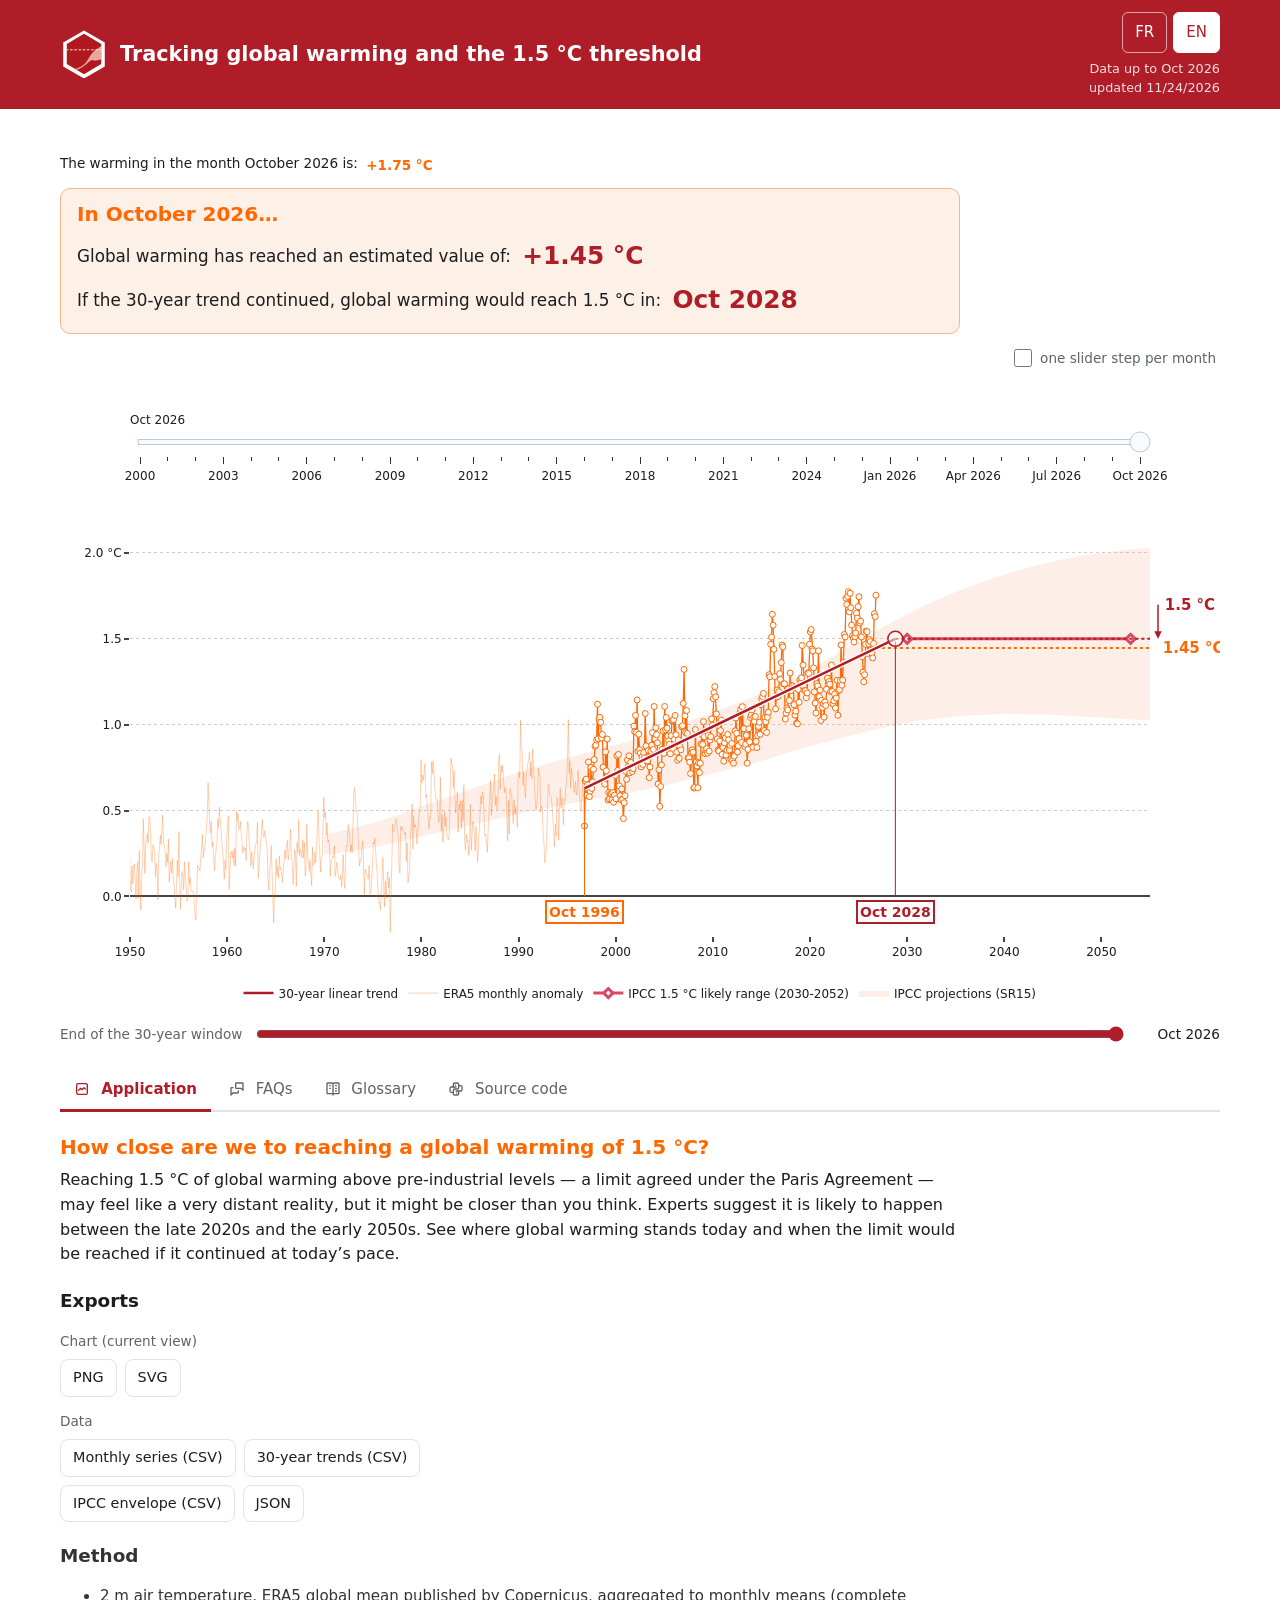
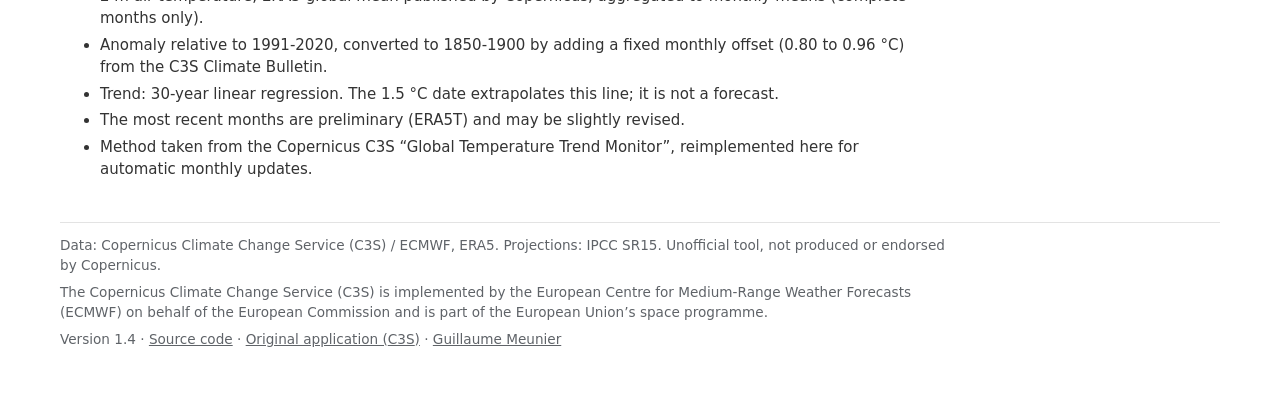
<file: index.html>
<!DOCTYPE html>
<html lang="fr">
<head>
<meta charset="utf-8">
<meta name="viewport" content="width=device-width, initial-scale=1">
<meta name="theme-color" content="#af1d29">
<meta name="color-scheme" content="light">
<!-- 'unsafe-inline' pour les styles seulement : Plotly injecte ses propres styles -->
<meta http-equiv="Content-Security-Policy" content="default-src 'self'; script-src 'self'; style-src 'self' 'unsafe-inline'; img-src 'self' data: blob:; connect-src 'self'; object-src 'none'; base-uri 'none'; form-action 'none'">
<title>Suivi du réchauffement mondial · seuil de 1,5 °C</title>
<meta name="description" content="Suivi mensuel du réchauffement mondial (ERA5, Copernicus) et estimation de la date d'atteinte de +1,5 °C par extrapolation de la tendance sur 30 ans.">
<link rel="icon" type="image/svg+xml" href="favicon.svg">
<link rel="stylesheet" href="style.css">
<script src="vendor/plotly-basic.min.js" defer></script>
</head>
<body>
<a class="skip" href="#main" data-i18n="skip">Aller au contenu</a>
<header class="topbar">
  <div class="topbar-inner">
    <div class="brand">
      <span class="logo"><img src="favicon.svg" alt="" width="42" height="42"></span>
      <h1 data-i18n="title">Suivi du réchauffement mondial et du seuil de 1,5&nbsp;°C</h1>
    </div>
    <div class="head-right">
      <div class="lang">
        <button type="button" data-lang="fr" lang="fr" aria-label="Français" aria-pressed="true">FR</button>
        <button type="button" data-lang="en" lang="en" aria-label="English" aria-pressed="false">EN</button>
      </div>
      <p class="sub" id="updated" aria-live="polite"></p>
    </div>
  </div>
</header>
<main id="main" tabindex="-1">
  <noscript><p class="load-error">Cette page nécessite JavaScript. / This page requires JavaScript.</p></noscript>
  <section class="synthese" id="synthese" aria-live="polite"></section>

  <div class="opts">
    <label><input type="checkbox" id="all-months"> <span data-i18n="allMonths">un pas par mois sur le curseur</span></label>
  </div>
  <div id="chart" role="img" data-i18n-label="chartLabel" aria-describedby="synthese"></div>
  <div class="stepper" id="stepper" hidden>
    <label for="step-range" data-i18n="sliderLabel">Fin de la fenêtre de 30 ans</label>
    <input type="range" id="step-range" min="0" max="0" step="1" value="0">
    <output for="step-range" id="step-out"></output>
  </div>

  <div class="tabs" role="tablist" id="tabs" data-i18n-label="tabsLabel">
    <button type="button" role="tab" id="tab-apropos" aria-controls="panel-apropos" data-tab="apropos" aria-selected="true">
      <svg viewBox="0 0 24 24" fill="none" stroke="currentColor" stroke-width="2" stroke-linecap="round" stroke-linejoin="round" aria-hidden="true"><path d="M4 18V6a2 2 0 0 1 2-2h12a2 2 0 0 1 2 2v12a2 2 0 0 1-2 2H6a2 2 0 0 1-2-2"/><path d="m7 14 3-3 2 2 3-3 2 2"/></svg>
      <span data-i18n="tabAbout">Application</span>
    </button>
    <button type="button" role="tab" id="tab-faq" aria-controls="panel-faq" data-tab="faq" aria-selected="false">
      <svg viewBox="0 0 24 24" fill="none" stroke="currentColor" stroke-width="2" stroke-linecap="round" stroke-linejoin="round" aria-hidden="true"><path d="m21 14-3-3h-7a1 1 0 0 1-1-1V4a1 1 0 0 1 1-1h9a1 1 0 0 1 1 1zM14 15v2a1 1 0 0 1-1 1H6l-3 3V11a1 1 0 0 1 1-1h2"/></svg>
      <span data-i18n="tabFaq">FAQ</span>
    </button>
    <button type="button" role="tab" id="tab-glossaire" aria-controls="panel-glossaire" data-tab="glossaire" aria-selected="false">
      <svg viewBox="0 0 24 24" fill="none" stroke="currentColor" stroke-width="2" stroke-linecap="round" stroke-linejoin="round" aria-hidden="true"><path d="M10 19H4a1 1 0 0 1-1-1V4a1 1 0 0 1 1-1h6a2 2 0 0 1 2 2 2 2 0 0 1 2-2h6a1 1 0 0 1 1 1v14a1 1 0 0 1-1 1h-6a2 2 0 0 0-2 2 2 2 0 0 0-2-2M12 5v16M7 7h1M7 11h1M16 7h1M16 11h1M16 15h1"/></svg>
      <span data-i18n="tabGlossary">Glossaire</span>
    </button>
    <button type="button" role="tab" id="tab-source" aria-controls="panel-source" data-tab="source" aria-selected="false">
      <svg viewBox="0 0 24 24" fill="none" stroke="currentColor" stroke-width="2" stroke-linecap="round" stroke-linejoin="round" aria-hidden="true"><path d="M12 9H5a2 2 0 0 0-2 2v4a2 2 0 0 0 2 2h3M12 15h7a2 2 0 0 0 2-2V9a2 2 0 0 0-2-2h-3"/><path d="M8 9V5a2 2 0 0 1 2-2h4a2 2 0 0 1 2 2v5a2 2 0 0 1-2 2h-4a2 2 0 0 0-2 2v5a2 2 0 0 0 2 2h4a2 2 0 0 0 2-2v-4M11 6v.01M13 18v.01"/></svg>
      <span data-i18n="tabSource">Code source</span>
    </button>
  </div>

  <div class="tabpanel" id="panel-apropos" role="tabpanel" aria-labelledby="tab-apropos">
    <section class="intro">
      <h2 data-i18n="introTitle"></h2>
      <p data-i18n="introText"></p>
    </section>

    <section>
      <h2 data-i18n="exportsTitle"></h2>
      <div class="exports" id="exports">
        <div class="xgroup" role="group" aria-labelledby="g-chart">
          <span class="group" id="g-chart" data-i18n="exportsChart"></span>
          <button type="button" data-export="png" data-i18n-label="pngLabel">PNG</button>
          <button type="button" data-export="svg" data-i18n-label="svgLabel">SVG</button>
        </div>
        <div class="xgroup" role="group" aria-labelledby="g-data">
          <span class="group" id="g-data" data-i18n="exportsData"></span>
          <a href="data/era5_global_monthly.csv" download data-i18n="csvMonthly"></a>
          <a href="data/trends.csv" download data-i18n="csvTrends"></a>
          <a href="data/ipcc_sr15.csv" download data-i18n="csvIpcc"></a>
          <a href="data/series.json" download data-i18n-label="jsonLabel">JSON</a>
        </div>
      </div>
    </section>

    <section class="method">
      <h2 data-i18n="methodTitle"></h2>
      <ul id="method"></ul>
    </section>
  </div>

  <div class="tabpanel" id="panel-faq" role="tabpanel" aria-labelledby="tab-faq" hidden>
    <ul class="faq" id="faq-list"></ul>
  </div>

  <div class="tabpanel" id="panel-glossaire" role="tabpanel" aria-labelledby="tab-glossaire" hidden>
    <div class="glossary">
      <div class="gnav" role="group" data-i18n-label="glossaryLabel"><ul id="glossary-list"></ul></div>
      <div class="def"><div id="glossary-def" aria-live="polite"></div></div>
    </div>
  </div>

  <div class="tabpanel" id="panel-source" role="tabpanel" aria-labelledby="tab-source" hidden>
    <div id="source-content" class="intro"></div>
  </div>

</main>
<footer id="footer"></footer>

<script src="app.js" defer></script>
</body>
</html>
</file>
<file: style.css>
:root {
  --fg: #1d1d1f; --muted: #5f6368; --line: #e3e3e3; --bg: #fff; --card: #f7f6f4;
  --accent: #af1d29; --orange: #ff6800;
  color-scheme: light;
}
* { box-sizing: border-box; }
body { margin: 0; font: .9375rem/1.5 system-ui, -apple-system, "Segoe UI", Roboto, sans-serif;
       color: var(--fg); background: var(--bg); }
main { max-width: 1200px; margin: 0 auto; padding: 24px 20px 8px; }
section { margin-top: 20px; }
h1 { font-size: 1.6rem; margin: 0 0 4px; }
h2 { font-size: 1.15rem; margin: 0 0 10px; }
h1, h2, h3 { text-wrap: balance; }
/* Interactions : tactile, focus clavier, lien d'évitement */
button, a, summary, label { touch-action: manipulation; -webkit-tap-highlight-color: rgba(175, 29, 41, .15); }
:focus-visible { outline: 2px solid var(--accent); outline-offset: 2px; }
.topbar :focus-visible { outline-color: #fff; }
.skip { position: absolute; left: 8px; top: -64px; z-index: 10; background: #fff; color: var(--accent);
        padding: 8px 12px; border-radius: 6px; }
.skip:focus { top: 8px; }
.sub { color: var(--muted); margin: 0; }

/* Bandeau */
.topbar { background: var(--accent); color: #fff; }
.topbar-inner { max-width: 1200px; margin: 0 auto; padding: 12px 20px; display: flex; justify-content: space-between; align-items: center; gap: 16px; }
.brand { display: flex; align-items: center; gap: 12px; min-width: 0; }
.brand img { width: 42px; height: 42px; flex: none; }
.brand .logo { width: 48px; height: 48px; flex: none; background: #fff;
               clip-path: polygon(50% 0%, 93.3% 25%, 93.3% 75%, 50% 100%, 6.7% 75%, 6.7% 25%);
               display: grid; place-items: center; }
.head-right { text-align: right; display: flex; flex-direction: column; align-items: flex-end; gap: 6px; }
.topbar h1 { font-size: 1.3rem; margin: 0; color: #fff; }
.topbar #updated { color: rgba(255, 255, 255, .85); font-size: .8rem; }
.lang { display: flex; gap: 6px; }
.lang button { border: 1px solid var(--line); background: #fff; padding: 8px 12px;
               cursor: pointer; font: inherit; border-radius: 6px; }
.lang button[aria-pressed="true"] { background: var(--fg); color: #fff; }
.topbar .lang button { background: transparent; color: #fff; border-color: rgba(255, 255, 255, .6); }
.topbar .lang button[aria-pressed="true"] { background: #fff; color: var(--accent); border-color: #fff; }
.topbar .lang button:hover:not([aria-pressed="true"]) { background: rgba(255, 255, 255, .18); border-color: #fff; }

/* Synthèse et graphique */
.synthese { margin: 20px 0 4px; max-width: 900px; }
.synthese .quand { color: var(--orange); font-size: 1.25rem; margin: 0 0 8px; }
.synthese p { margin: 7px 0; font-size: 1.05rem; }
.synthese p.p1 { font-size: .85rem; margin: 4px 0 12px; }
.synthese p.p1 strong.v { font-size: inherit; margin-left: 4px; }
.synthese strong.v { font-size: 1.55rem; font-weight: 700; margin-left: 6px; vertical-align: -0.15rem;
                     font-variant-numeric: tabular-nums; }
.encart { border: 1px solid #f3b98d; border-radius: 10px; background: #fdf0e7;
          padding: 10px 16px 8px; }
.v-orange { color: var(--orange); }
.v-red { color: var(--accent); }
.prelim { color: var(--muted); font-size: .8rem; font-weight: 400; }
.opts { display: flex; align-items: center; justify-content: flex-end; margin: 0 0 2px;
        color: var(--muted); font-size: .85rem; }
.opts label { display: inline-flex; align-items: center; gap: 8px; min-height: 40px; padding: 0 4px; cursor: pointer; }
.opts input[type=checkbox] { accent-color: var(--accent); width: 18px; height: 18px; margin: 0; }
#chart { width: 100%; height: 640px; }
.load-error { color: var(--accent); font-weight: 600; }
.loading, .empty { color: var(--muted); }
#retry { border: 1px solid var(--line); background: #fff; color: var(--fg); padding: 7px 12px;
         border-radius: 8px; cursor: pointer; font: inherit; }
#retry:hover { border-color: var(--fg); }
/* Curseur natif (alternative clavier au curseur Plotly) */
.stepper { display: flex; flex-wrap: wrap; align-items: center; gap: 4px 12px; margin: 4px 0 0;
           color: var(--muted); font-size: .85rem; }
.stepper[hidden] { display: none; }
.stepper input[type=range] { flex: 1 1 200px; min-width: 0; accent-color: var(--accent); }
.stepper output { min-width: 6em; text-align: right; color: var(--fg); font-variant-numeric: tabular-nums; }

/* Onglets */
.tabs { display: flex; gap: 4px; border-bottom: 2px solid var(--line); margin: 26px 0 20px; }
.tabs button { border: none; background: none; padding: 8px 14px; font: inherit; cursor: pointer;
               color: var(--muted); border-radius: 6px 6px 0 0; border-bottom: 3px solid transparent; margin-bottom: -2px; }
.tabs button[aria-selected="true"] { color: var(--accent); border-bottom-color: var(--accent); font-weight: 600; }
.tabs button:hover { color: var(--accent); }
.tabs button svg { width: 1rem; height: 1rem; vertical-align: -0.15rem; margin-right: 6px; }
.tabpanel[hidden] { display: none; }
.tabpanel { overflow-wrap: break-word; }
.tabpanel a { color: var(--accent); }
.intro { max-width: 900px; }
.intro h2 { color: var(--orange); font-size: 1.25rem; margin: 0 0 6px; }
.intro p { margin: 0; font-size: 1rem; line-height: 1.55; }

/* Glossaire */
.glossary { display: flex; gap: 24px; flex-wrap: wrap; }
.glossary .gnav { width: 260px; }
.glossary .gnav button { display: block; width: 100%; text-align: left; border: none; background: none;
               padding: 8px; font: inherit; cursor: pointer; border-radius: 6px; color: var(--fg); }
.glossary .gnav button[aria-current="true"] { background: #fdf0e7; color: var(--orange); font-weight: 600; }
.glossary .gnav button:hover:not([aria-current="true"]) { background: #f3f1ee; }
.glossary .def { flex: 1; min-width: 280px; }

/* FAQ */
.faq { list-style: none; padding: 0; max-width: 900px; }
.faq li { margin-bottom: 16px; }
.faq summary { display: flex; align-items: flex-start; gap: 10px; cursor: pointer; list-style: none; }
.faq summary::-webkit-details-marker { display: none; }
/* Flèche dessinée en CSS : carré fixe, seule la rotation change entre fermé (▶) et ouvert (▼) */
.faq summary::before { content: ""; flex: none; width: .7em; height: .7em; margin-top: .4em;
                       background: var(--accent); clip-path: polygon(10% 0, 100% 50%, 10% 100%);
                       transition: transform .15s; }
.faq details[open] > summary::before { transform: rotate(90deg); }
.faq summary:hover h3 { color: var(--accent); }
.faq h3 { font-size: 1rem; margin: 0 0 4px; }
.faq p { margin: 0; line-height: 1.5; }
.faq .body { line-height: 1.5; overflow-x: auto; }
.faq .body p, .faq .body ul { margin: 0 0 8px; }
.faq .body ul { padding-left: 20px; }
.faq table { border-collapse: collapse; margin: 10px 0 4px; font-size: .9rem; }
.faq th, .faq td { border: 1px solid var(--line); padding: 4px 8px; text-align: center;
                   font-variant-numeric: tabular-nums; }
.faq th { background: #fdf0e7; }
.faq caption { caption-side: bottom; color: var(--muted); font-size: .85rem; margin-top: 6px; }

/* Après .faq li : l'écart de 6 px l'emporte (rendu d'origine) */
.tabpanel li { margin-bottom: 6px; }

/* Exports, méthode, pied de page */
.exports { display: flex; flex-wrap: wrap; gap: 8px; max-width: 440px; }
.xgroup { display: flex; flex-wrap: wrap; gap: 8px; width: 100%; }
.exports button, .exports a { border: 1px solid var(--line); background: #fff; color: var(--fg);
       padding: 7px 12px; border-radius: 8px; cursor: pointer; font: inherit;
       text-decoration: none; font-size: .9rem; }
.exports button:hover, .exports a:hover { border-color: var(--fg); }
.exports .group { color: var(--muted); font-size: .85rem; width: 100%; margin-top: 6px; }
.method { color: #333; max-width: 850px; }
.method li { margin-bottom: 4px; }
footer { max-width: 1200px; margin: 18px auto 0; padding: 0 20px 48px; color: var(--muted); font-size: .85rem; }
.footer-inner { border-top: 1px solid var(--line); padding-top: 12px; }
footer .credit { margin: 0 0 6px; max-width: 900px; }
footer .mention { display: block; }
footer a { color: inherit; }

@media (max-width: 700px) {
  #chart { height: 560px; }
  .topbar-inner { flex-direction: column; align-items: flex-start; }
  .head-right { align-items: flex-start; text-align: left; }
  .synthese strong.v { font-size: 1.3rem; }
}

@media (prefers-reduced-motion: reduce) {
  .faq summary::before { transition: none; }
}
</file>
